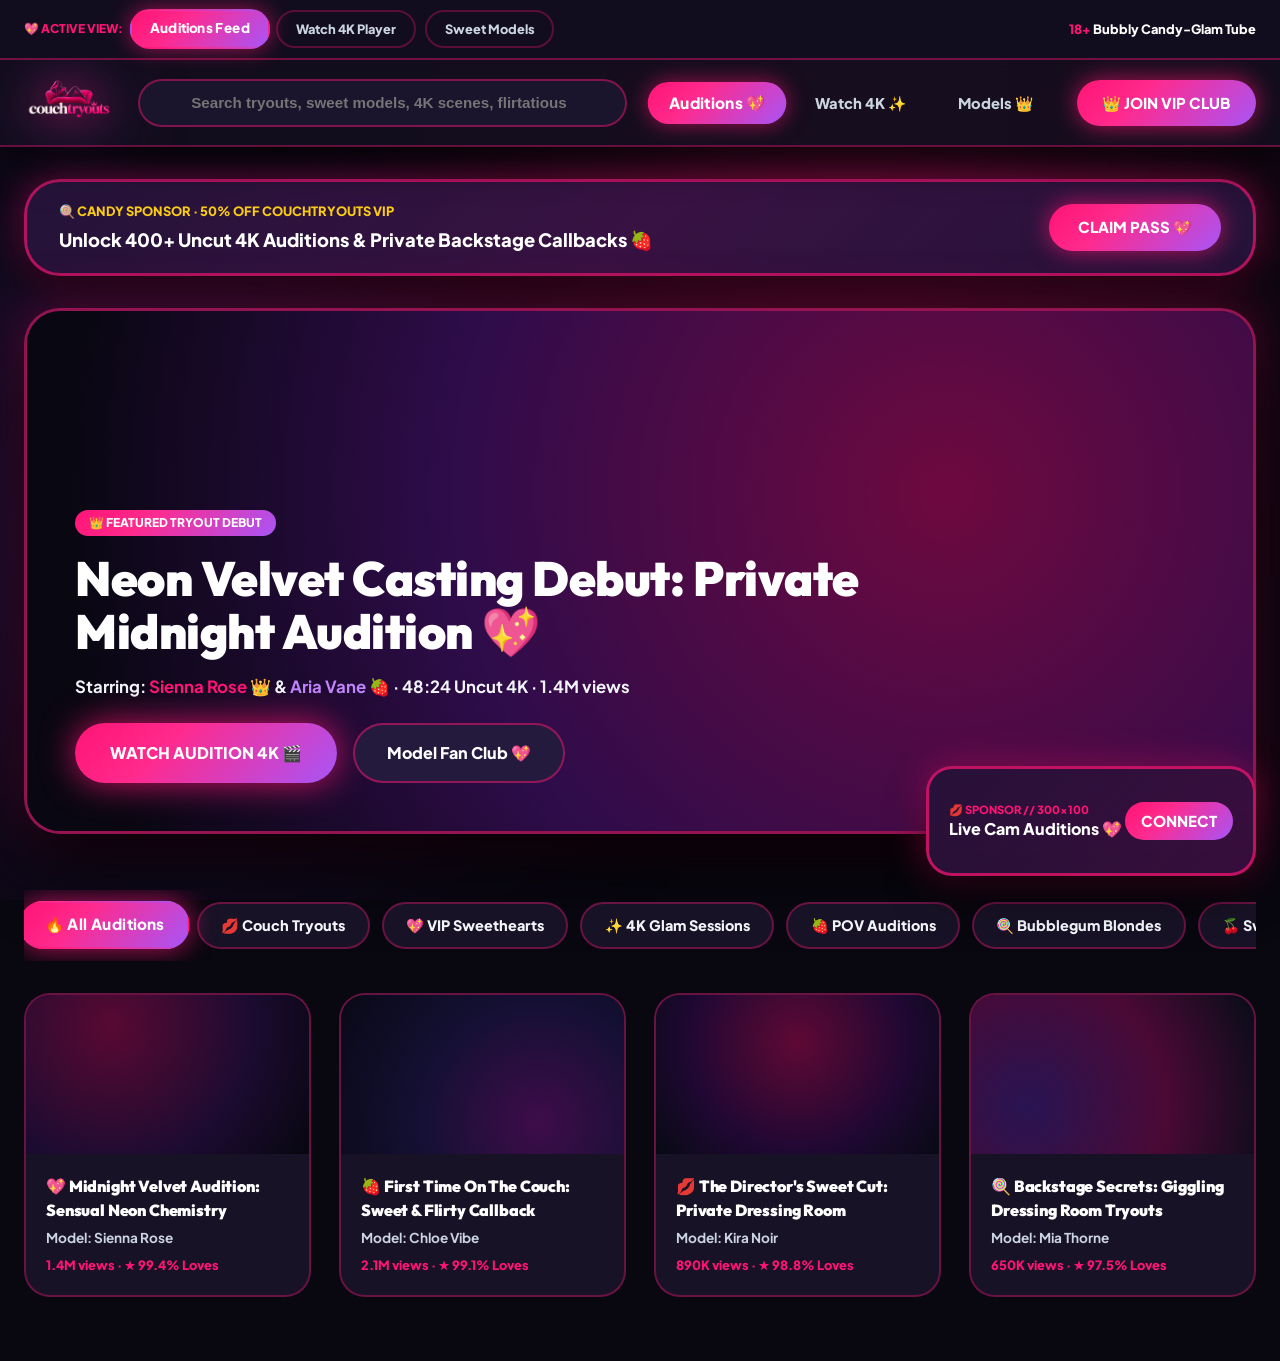
<file: public/couchtryouts-theme.html>
<!DOCTYPE html>
<html lang="en">
<head>
  <meta charset="UTF-8">
  <meta name="viewport" content="width=device-width, initial-scale=1.0">
  <title>Couchtryouts — Fun Bubbly 18+ Streaming Platform</title>
  <meta name="description" content="Fun, bubbly, high-energy adult streaming theme with candy-neon gradients, plump rounded cards, and glamorous after-dark vibes.">
  
  <!-- Google Fonts: Outfit (Display & Headings) + Plus Jakarta Sans (Body) + JetBrains Mono (Numbers) -->
  <link rel="preconnect" href="https://fonts.googleapis.com">
  <link rel="preconnect" href="https://fonts.gstatic.com" crossorigin>
  <link href="https://fonts.googleapis.com/css2?family=JetBrains+Mono:wght@400;500;600;700&family=Outfit:wght@400;500;600;700;800;900&family=Plus+Jakarta+Sans:wght@400;500;600;700;800&display=swap" rel="stylesheet">

  <style>
    /* ==========================================================================
       1. CSS CUSTOM PROPERTIES (BUBBLY CANDY-NEON PALETTE)
       ========================================================================== */
    :root {
      /* Backgrounds (Velvet Midnight with Magenta Tones) */
      --ct-bg-base: #090710;
      --ct-bg-surface: #130f1f;
      --ct-bg-surface-elevated: #1a152b;
      --ct-bg-surface-card: #181226;
      --ct-bg-surface-hover: #261c3d;
      
      /* Glassmorphism Surfaces */
      --ct-bg-glass: rgba(19, 15, 31, 0.9);
      --ct-bg-glass-card: rgba(24, 18, 38, 0.85);
      --ct-backdrop-blur: blur(24px);
      
      /* Fun Candy-Neon Accents */
      --ct-neon-pink: #ff1475;
      --ct-candy-bubblegum: #ff2a8d;
      --ct-neon-violet: #9333ea;
      --ct-candy-purple: #a855f7;
      --ct-neon-cyan: #06b6d4;
      --ct-candy-gold: #facc15;
      
      /* Bubbly Gradients */
      --ct-gradient-candy: linear-gradient(135deg, #ff1475 0%, #ff2a8d 35%, #a855f7 100%);
      --ct-gradient-bubblegum: linear-gradient(135deg, #ff3399 0%, #ff5277 50%, #f43f5e 100%);
      
      /* Typography */
      --ct-text-primary: #ffffff;
      --ct-text-secondary: #f1f5f9;
      --ct-text-muted: #cbd5e1;
      
      /* Plump Bubbly Radii */
      --ct-radius-sm: 12px;
      --ct-radius-md: 18px;
      --ct-radius-lg: 26px;
      --ct-radius-xl: 36px;
      --ct-radius-full: 9999px;
      
      /* Bouncy Transitions */
      --ct-transition-spring: 300ms cubic-bezier(0.34, 1.56, 0.64, 1);
      --ct-shadow-bubble: 0 18px 45px -8px rgba(0, 0, 0, 0.85), 0 0 35px rgba(255, 20, 117, 0.45);
    }

    *, *::before, *::after {
      box-sizing: border-box;
      margin: 0;
      padding: 0;
    }

    body {
      background-color: var(--ct-bg-base);
      color: var(--ct-text-primary);
      font-family: 'Plus Jakarta Sans', system-ui, sans-serif;
      font-size: 15px;
      line-height: 1.5;
      min-height: 100vh;
      overflow-x: hidden;
      -webkit-font-smoothing: antialiased;
    }

    h1, h2, h3, h4, h5, h6 {
      font-family: 'Outfit', sans-serif;
      font-weight: 900;
      letter-spacing: -0.01em;
      color: var(--ct-text-primary);
    }

    .ct-tabular {
      font-family: 'JetBrains Mono', monospace;
      font-variant-numeric: tabular-nums;
    }

    a { color: inherit; text-decoration: none; }
    button { background: none; border: none; font: inherit; cursor: pointer; color: inherit; }

    /* Custom Bubbly Scrollbar */
    ::-webkit-scrollbar { width: 11px; }
    ::-webkit-scrollbar-track { background: #090710; }
    ::-webkit-scrollbar-thumb {
      background: linear-gradient(180deg, #ff1475 0%, #9333ea 100%);
      border-radius: 9999px;
      border: 2px solid #090710;
    }

    /* Ambient Floating Bubble Glows */
    .ct-ambient-glow {
      position: fixed;
      inset: 0;
      pointer-events: none;
      overflow: hidden;
      z-index: 0;
    }
    .ct-bubble-orb {
      position: absolute;
      border-radius: 50%;
      filter: blur(140px);
      opacity: 0.25;
      animation: ct-bob 8s ease-in-out infinite alternate;
    }
    @keyframes ct-bob {
      0% { transform: translateY(0px) scale(1); }
      100% { transform: translateY(35px) scale(1.08); }
    }

    .ct-container {
      max-width: 1440px;
      margin: 0 auto;
      padding: 0 1.5rem;
      position: relative;
      z-index: 1;
    }

    /* Plump Bubbly Button */
    .ct-bubble-btn {
      border-radius: var(--ct-radius-full);
      transition: transform var(--ct-transition-spring), box-shadow var(--ct-transition-spring);
    }
    .ct-bubble-btn:hover {
      transform: translateY(-3px) scale(1.05);
    }
    .ct-bubble-btn:active {
      transform: translateY(1px) scale(0.96);
    }

    /* Plump Bubbly Card */
    .ct-bubbly-card {
      border-radius: var(--ct-radius-xl);
      transition: transform var(--ct-transition-spring), border-color var(--ct-transition-spring), box-shadow var(--ct-transition-spring);
    }
    .ct-bubbly-card:hover {
      transform: translateY(-8px) scale(1.025);
      box-shadow: var(--ct-shadow-bubble);
      border-color: var(--ct-neon-pink);
    }

    /* Demo View Switcher Bar */
    .ct-demo-bar {
      background: #120d1e;
      border-bottom: 2px solid rgba(255, 20, 117, 0.4);
      padding: 0.65rem 1.5rem;
      display: flex;
      align-items: center;
      justify-content: space-between;
      position: sticky;
      top: 0;
      z-index: 100;
      font-size: 0.8rem;
    }
    .ct-demo-tab-btn {
      padding: 0.45rem 1.1rem;
      border-radius: var(--ct-radius-full);
      font-size: 0.8rem;
      font-weight: 900;
      color: var(--ct-text-muted);
      border: 2px solid rgba(255, 20, 117, 0.3);
      transition: all var(--ct-transition-spring);
    }
    .ct-demo-tab-btn.active, .ct-demo-tab-btn:hover {
      color: #fff;
      background: var(--ct-gradient-candy);
      border-color: transparent;
      box-shadow: 0 0 20px rgba(255, 20, 117, 0.6);
      transform: scale(1.05);
    }

    /* HEADER */
    .ct-header {
      background: var(--ct-bg-glass);
      backdrop-filter: var(--ct-backdrop-blur);
      border-bottom: 2px solid rgba(255, 20, 117, 0.35);
      position: sticky;
      top: 45px;
      z-index: 90;
      box-shadow: 0 10px 40px rgba(0,0,0,0.85);
    }
    .ct-header-inner {
      display: flex;
      align-items: center;
      justify-content: space-between;
      gap: 1.5rem;
      height: 85px;
    }
    .ct-brand-logo {
      height: 60px;
      width: auto;
      object-fit: contain;
      filter: drop-shadow(0 0 20px rgba(255, 20, 117, 0.8)) drop-shadow(0 0 40px rgba(168, 85, 247, 0.5));
      transition: transform var(--ct-transition-spring);
    }
    .ct-brand-logo:hover {
      transform: scale(1.08);
    }

    /* Plump Search Bar */
    .ct-search-box {
      flex: 1;
      max-width: 580px;
      position: relative;
    }
    .ct-search-input {
      width: 100%;
      background: #1a142c;
      border: 2px solid rgba(255, 20, 117, 0.45);
      border-radius: var(--ct-radius-full);
      padding: 0.85rem 3.5rem 0.85rem 3.2rem;
      color: #fff;
      font-size: 0.95rem;
      font-weight: 600;
      outline: none;
      transition: all 0.3s;
    }
    .ct-search-input:focus {
      background: #23193c;
      border-color: var(--ct-neon-pink);
      box-shadow: 0 0 0 3px rgba(255, 20, 117, 0.35), 0 0 30px rgba(255, 20, 117, 0.5);
    }
    .ct-search-icon {
      position: absolute;
      left: 1.25rem;
      top: 50%;
      transform: translateY(-50%);
      color: var(--ct-neon-pink);
      pointer-events: none;
    }

    /* Plump Nav Pills */
    .ct-nav-links {
      display: flex;
      align-items: center;
      gap: 0.75rem;
    }
    .ct-nav-pill {
      font-size: 0.92rem;
      font-weight: 800;
      color: #cbd5e1;
      padding: 0.55rem 1.25rem;
      border-radius: var(--ct-radius-full);
      transition: all var(--ct-transition-spring);
    }
    .ct-nav-pill:hover, .ct-nav-pill.active {
      color: #fff;
      background: var(--ct-gradient-candy);
      box-shadow: 0 0 20px rgba(255, 20, 117, 0.6);
      transform: scale(1.05);
    }

    /* Top Ad Slot (728x90) */
    .ct-ad-slot-top {
      background: linear-gradient(135deg, #241338 0%, #381242 50%, #241338 100%);
      border: 3px solid rgba(255, 20, 117, 0.65);
      border-radius: var(--ct-radius-xl);
      padding: 1.25rem 2rem;
      display: flex;
      align-items: center;
      justify-content: space-between;
      margin: 2rem auto;
      box-shadow: var(--ct-shadow-bubble);
    }

    /* Bubbly Category Chips */
    .ct-category-row {
      display: flex;
      gap: 0.75rem;
      overflow-x: auto;
      padding: 0.75rem 0;
      margin-bottom: 2rem;
      scrollbar-width: none;
    }
    .ct-category-chip {
      padding: 0.65rem 1.4rem;
      border-radius: var(--ct-radius-full);
      font-size: 0.9rem;
      font-weight: 800;
      color: #f1f5f9;
      background: #181226;
      border: 2px solid rgba(255, 20, 117, 0.35);
      white-space: nowrap;
      cursor: pointer;
      transition: all var(--ct-transition-spring);
    }
    .ct-category-chip.active, .ct-category-chip:hover {
      background: var(--ct-gradient-candy);
      border-color: transparent;
      color: #fff;
      transform: scale(1.06);
      box-shadow: 0 0 25px rgba(255, 20, 117, 0.7);
    }

    /* Hero Card */
    .ct-hero-card {
      border-radius: var(--ct-radius-xl);
      overflow: hidden;
      border: 3px solid rgba(255, 20, 117, 0.55);
      background: #171128;
      box-shadow: 0 30px 75px rgba(0,0,0,0.95), 0 0 50px rgba(255, 20, 117, 0.35);
      margin-bottom: 3.5rem;
    }
    .ct-hero-media {
      height: 520px;
      position: relative;
      display: flex;
      align-items: flex-end;
      padding: 3rem;
      background: radial-gradient(circle at 75% 35%, #6e0940 0%, #2f0c4a 50%, #090712 90%);
    }

    /* Video Grid (4 cols) */
    .ct-video-grid {
      display: grid;
      grid-template-columns: repeat(4, 1fr);
      gap: 1.75rem;
      margin-bottom: 4rem;
    }
    .ct-video-card {
      background: #181226;
      border: 2px solid rgba(255, 20, 117, 0.35);
      border-radius: var(--ct-radius-lg);
      overflow: hidden;
      display: flex;
      flex-direction: column;
      cursor: pointer;
      transition: all var(--ct-transition-spring);
    }
    .ct-video-card:hover {
      transform: translateY(-8px) scale(1.03);
      border-color: var(--ct-neon-pink);
      box-shadow: var(--ct-shadow-bubble);
    }
    .ct-card-thumb {
      width: 100%;
      padding-top: 56.25%;
      position: relative;
    }

    /* Video Watch 16:9 Player */
    .ct-player-frame {
      position: relative;
      width: 100%;
      padding-top: 56.25%;
      background: #000;
      border-radius: var(--ct-radius-xl);
      overflow: hidden;
      border: 3px solid rgba(255, 20, 117, 0.65);
      box-shadow: 0 30px 75px rgba(0,0,0,0.95);
    }
    .ct-player-inner {
      position: absolute;
      inset: 0;
      display: flex;
      flex-direction: column;
      justify-content: space-between;
      background: radial-gradient(circle at 50% 40%, #540a38 0%, #1e0a32 55%, #040308 100%);
    }

    /* Sticky Ads */
    .ct-sticky-desktop {
      position: fixed;
      bottom: 24px;
      right: 24px;
      width: 330px;
      height: 110px;
      background: linear-gradient(135deg, rgba(38, 18, 56, 0.95) 0%, rgba(58, 14, 62, 0.95) 100%);
      border: 3px solid rgba(255, 20, 117, 0.7);
      border-radius: var(--ct-radius-lg);
      box-shadow: var(--ct-shadow-bubble);
      z-index: 80;
      display: flex;
      align-items: center;
      justify-content: space-between;
      padding: 1.25rem;
      backdrop-filter: blur(16px);
    }

    @media (max-width: 1100px) {
      .ct-video-grid { grid-template-columns: repeat(2, 1fr); }
    }
    @media (max-width: 640px) {
      .ct-video-grid { grid-template-columns: 1fr; }
      .ct-nav-links { display: none; }
      .ct-sticky-desktop { display: none; }
    }
  </style>
</head>
<body>

  <div class="ct-ambient-glow">
    <div class="ct-bubble-orb" style="width: 600px; height: 600px; background: #ff1475; top: -200px; right: 10%;"></div>
    <div class="ct-bubble-orb" style="width: 550px; height: 550px; background: #9333ea; bottom: 10%; left: -100px; animation-delay: -4s;"></div>
  </div>

  <!-- BUBBLY DEMO CONTROLLER STRIP -->
  <div class="ct-demo-bar">
    <div style="display: flex; gap: 0.6rem; align-items: center;">
      <span style="color: #ff1475; font-weight: 900; font-size: 0.75rem;">💖 ACTIVE VIEW:</span>
      <button class="ct-demo-tab-btn active" onclick="switchThemeView('home', this)">Auditions Feed</button>
      <button class="ct-demo-tab-btn" onclick="switchThemeView('watch', this)">Watch 4K Player</button>
      <button class="ct-demo-tab-btn" onclick="switchThemeView('model', this)">Sweet Models</button>
    </div>
    <div style="font-weight: 800; color: #fff;">
      <span style="color: #ff1475;">18+</span> Bubbly Candy-Glam Tube
    </div>
  </div>

  <!-- HEADER -->
  <header class="ct-header">
    <div class="ct-container ct-header-inner">
      <a href="#home" onclick="switchThemeView('home')">
        <img src="/public/assets/aistudio/couchtryouts_transparent_d61e44ce.png" alt="Couchtryouts" class="ct-brand-logo">
      </a>

      <div class="ct-search-box">
        <input type="text" class="ct-search-input" placeholder="Search tryouts, sweet models, 4K scenes, flirtatious callbacks...">
      </div>

      <nav class="ct-nav-links">
        <button class="ct-nav-pill active" onclick="switchThemeView('home')">Auditions 💖</button>
        <button class="ct-nav-pill" onclick="switchThemeView('watch')">Watch 4K ✨</button>
        <button class="ct-nav-pill" onclick="switchThemeView('model')">Models 👑</button>
      </nav>

      <button class="ct-bubble-btn" onclick="switchThemeView('watch')" style="padding: 0.75rem 1.6rem; background: var(--ct-gradient-candy); color: #fff; font-weight: 900; box-shadow: 0 0 25px rgba(255,20,117,0.7);">
        👑 JOIN VIP CLUB
      </button>
    </div>
  </header>

  <!-- TOP AD -->
  <div class="ct-container">
    <div class="ct-ad-slot-top">
      <div>
        <div style="color: #facc15; font-size: 0.8rem; font-weight: 900; text-transform: uppercase;">
          🍭 CANDY SPONSOR · 50% OFF COUCHTRYOUTS VIP
        </div>
        <div style="font-size: 1.15rem; font-weight: 900; color: #fff; margin-top: 4px;">
          Unlock 400+ Uncut 4K Auditions & Private Backstage Callbacks 🍓
        </div>
      </div>
      <button class="ct-bubble-btn" style="padding: 0.75rem 1.8rem; background: var(--ct-gradient-candy); color: #fff; font-weight: 900; box-shadow: 0 0 25px rgba(255,20,117,0.7);">
        CLAIM PASS 💖
      </button>
    </div>
  </div>

  <!-- MAIN -->
  <main class="ct-container">
    <!-- VIEW 1: HOME -->
    <div id="view-home">
      <!-- Hero -->
      <section class="ct-hero-card">
        <div class="ct-hero-media">
          <div style="max-width: 800px;">
            <div style="background: var(--ct-gradient-candy); padding: 4px 14px; border-radius: 9999px; display: inline-block; font-size: 0.75rem; font-weight: 900; margin-bottom: 1rem;">
              👑 FEATURED TRYOUT DEBUT
            </div>
            <h1 style="font-size: 3rem; line-height: 1.1; margin-bottom: 1rem;">
              Neon Velvet Casting Debut: Private Midnight Audition 💖
            </h1>
            <p style="font-size: 1.05rem; font-weight: 700; color: #f1f5f9; margin-bottom: 1.5rem;">
              Starring: <strong style="color: #ff1475;">Sienna Rose 👑</strong> & <strong style="color: #c084fc;">Aria Vane 🍓</strong> · 48:24 Uncut 4K · 1.4M views
            </p>
            <div style="display: flex; gap: 1rem;">
              <button class="ct-bubble-btn" onclick="switchThemeView('watch')" style="padding: 1rem 2.2rem; background: var(--ct-gradient-candy); color: #fff; font-weight: 900; font-size: 1rem; box-shadow: 0 0 35px rgba(255,20,117,0.8);">
                WATCH AUDITION 4K 🎬
              </button>
              <button class="ct-bubble-btn" onclick="switchThemeView('model')" style="padding: 1rem 2rem; background: #241a3d; border: 2px solid rgba(255,20,117,0.5); color: #fff; font-weight: 800; font-size: 1rem;">
                Model Fan Club 💖
              </button>
            </div>
          </div>
        </div>
      </section>

      <!-- Category Chips -->
      <div class="ct-category-row">
        <button class="ct-category-chip active">🔥 All Auditions</button>
        <button class="ct-category-chip">💋 Couch Tryouts</button>
        <button class="ct-category-chip">💖 VIP Sweethearts</button>
        <button class="ct-category-chip">✨ 4K Glam Sessions</button>
        <button class="ct-category-chip">🍓 POV Auditions</button>
        <button class="ct-category-chip">🍭 Bubblegum Blondes</button>
        <button class="ct-category-chip">🍒 Sweet Brunettes</button>
      </div>

      <!-- Video Grid -->
      <div class="ct-video-grid">
        <article class="ct-video-card" onclick="switchThemeView('watch')">
          <div class="ct-card-thumb" style="background: radial-gradient(circle at 30% 20%, #580932 0%, #1c0b31 60%, #07070f 100%);"></div>
          <div style="padding: 1.25rem;">
            <h3 style="font-size: 1rem; font-weight: 900;">💖 Midnight Velvet Audition: Sensual Neon Chemistry</h3>
            <div style="color: #cbd5e1; font-size: 0.85rem; margin-top: 6px; font-weight: 700;">Model: Sienna Rose</div>
            <div style="color: #ff1475; font-size: 0.8rem; font-weight: 800; margin-top: 8px;">1.4M views · ★ 99.4% Loves</div>
          </div>
        </article>

        <article class="ct-video-card" onclick="switchThemeView('watch')">
          <div class="ct-card-thumb" style="background: radial-gradient(circle at 70% 80%, #3e0c4a 0%, #151034 50%, #080916 100%);"></div>
          <div style="padding: 1.25rem;">
            <h3 style="font-size: 1rem; font-weight: 900;">🍓 First Time On The Couch: Sweet & Flirty Callback</h3>
            <div style="color: #cbd5e1; font-size: 0.85rem; margin-top: 6px; font-weight: 700;">Model: Chloe Vibe</div>
            <div style="color: #ff1475; font-size: 0.8rem; font-weight: 800; margin-top: 8px;">2.1M views · ★ 99.1% Loves</div>
          </div>
        </article>

        <article class="ct-video-card" onclick="switchThemeView('watch')">
          <div class="ct-card-thumb" style="background: radial-gradient(circle at 50% 30%, #5e0934 0%, #200833 60%, #070a14 100%);"></div>
          <div style="padding: 1.25rem;">
            <h3 style="font-size: 1rem; font-weight: 900;">💋 The Director's Sweet Cut: Private Dressing Room</h3>
            <div style="color: #cbd5e1; font-size: 0.85rem; margin-top: 6px; font-weight: 700;">Model: Kira Noir</div>
            <div style="color: #ff1475; font-size: 0.8rem; font-weight: 800; margin-top: 8px;">890K views · ★ 98.8% Loves</div>
          </div>
        </article>

        <article class="ct-video-card" onclick="switchThemeView('watch')">
          <div class="ct-card-thumb" style="background: radial-gradient(circle at 20% 70%, #281452 0%, #4a0935 55%, #070d18 100%);"></div>
          <div style="padding: 1.25rem;">
            <h3 style="font-size: 1rem; font-weight: 900;">🍭 Backstage Secrets: Giggling Dressing Room Tryouts</h3>
            <div style="color: #cbd5e1; font-size: 0.85rem; margin-top: 6px; font-weight: 700;">Model: Mia Thorne</div>
            <div style="color: #ff1475; font-size: 0.8rem; font-weight: 800; margin-top: 8px;">650K views · ★ 97.5% Loves</div>
          </div>
        </article>
      </div>
    </div>

    <!-- VIEW 2: WATCH -->
    <div id="view-watch" style="display: none;">
      <div style="display: grid; grid-template-columns: 1fr 360px; gap: 2rem; margin-bottom: 4rem;">
        <div>
          <div class="ct-player-frame">
            <div class="ct-player-inner">
              <div style="padding: 1.5rem; display: flex; justify-content: space-between;">
                <span style="background: rgba(0,0,0,0.6); padding: 6px 14px; border-radius: 9999px; font-size: 0.85rem; font-weight: 800; border: 2px solid rgba(255,20,117,0.5);">
                  COUCHTRYOUTS ORIGINAL · 4K UHD 60FPS
                </span>
                <span style="background: var(--ct-gradient-candy); padding: 6px 14px; border-radius: 9999px; font-size: 0.85rem; font-weight: 900;">
                  100% UNCUT 🎬
                </span>
              </div>
              <div style="text-align: center;">
                <button class="ct-bubble-btn" style="width: 90px; height: 90px; background: var(--ct-gradient-candy); border-radius: 50%; color: #fff; font-size: 2.5rem; box-shadow: 0 0 45px #ff1475;">
                  ▶
                </button>
              </div>
              <div style="padding: 1.5rem; background: linear-gradient(180deg, transparent 0%, rgba(9,7,16,0.95) 100%);">
                <div style="height: 10px; background: rgba(255,255,255,0.2); border-radius: 9999px; position: relative;">
                  <div style="width: 44%; height: 100%; background: var(--ct-gradient-candy); border-radius: 9999px;"></div>
                </div>
              </div>
            </div>
          </div>
          <h1 style="font-size: 2.2rem; margin-top: 1.5rem;">🔥 Private Couch Audition: Sensual Neon Chemistry (Uncut 4K) ✨</h1>
        </div>

        <div>
          <div style="background: #181226; border: 2px solid rgba(255,20,117,0.4); border-radius: 28px; padding: 1.75rem;">
            <h3 style="font-size: 1.15rem; font-weight: 900; margin-bottom: 1rem;">Scene Specifications 🎬</h3>
            <p style="padding: 0.5rem 0; border-bottom: 1px dashed rgba(255,255,255,0.1); display: flex; justify-content: space-between;">
              <span>Resolution:</span> <strong style="color: #06b6d4;">4K UHD 60FPS</strong>
            </p>
            <p style="padding: 0.5rem 0; border-bottom: 1px dashed rgba(255,255,255,0.1); display: flex; justify-content: space-between;">
              <span>Audio:</span> <strong>Dolby Atmos 5.1</strong>
            </p>
            <p style="padding: 0.5rem 0; display: flex; justify-content: space-between;">
              <span>Compliance:</span> <strong style="color: #10b981;">18 U.S.C. 2257 Verified</strong>
            </p>
          </div>
        </div>
      </div>
    </div>

    <!-- VIEW 3: MODEL -->
    <div id="view-model" style="display: none;">
      <section style="background: #181226; border: 3px solid rgba(255,20,117,0.5); border-radius: 36px; padding: 3rem; margin-bottom: 4rem;">
        <div style="display: flex; align-items: center; gap: 2rem;">
          <div style="width: 140px; height: 140px; border-radius: 50%; background: var(--ct-gradient-candy); padding: 4px; box-shadow: 0 0 45px rgba(255,20,117,0.8);">
            <div style="width: 100%; height: 100%; border-radius: 50%; background: #090710; display: flex; align-items: center; justify-content: center; font-size: 3rem; font-weight: 900;">
              SR
            </div>
          </div>
          <div>
            <h1 style="font-size: 2.8rem;">Sienna Rose 👑</h1>
            <p style="color: #ff1475; font-weight: 800;">@siennarose · Exclusive Couchtryouts Headliner 💖</p>
            <p style="margin-top: 0.5rem; color: #cbd5e1; max-width: 600px;">
              Award-winning performer and exclusive contract lead. Known for intense unscripted chemistry, raw auditions, and midnight premieres.
            </p>
          </div>
        </div>
      </section>
    </div>
  </main>

  <!-- STICKY AD -->
  <aside class="ct-sticky-desktop">
    <div>
      <div style="font-size: 0.7rem; font-weight: 900; color: #ff1475;">💋 SPONSOR // 300x100</div>
      <div style="font-size: 1rem; font-weight: 900; color: #fff;">Live Cam Auditions 💖</div>
    </div>
    <button class="ct-bubble-btn" style="padding: 0.5rem 1rem; background: var(--ct-gradient-candy); color: #fff; font-weight: 900;">
      CONNECT
    </button>
  </aside>

  <script>
    function switchThemeView(viewName, tabEl) {
      document.getElementById('view-home').style.display = (viewName === 'home') ? 'block' : 'none';
      document.getElementById('view-watch').style.display = (viewName === 'watch') ? 'block' : 'none';
      document.getElementById('view-model').style.display = (viewName === 'model') ? 'block' : 'none';
      if (tabEl) {
        document.querySelectorAll('.ct-demo-tab-btn').forEach(btn => btn.classList.remove('active'));
        tabEl.classList.add('active');
      }
      window.scrollTo({ top: 0, behavior: 'smooth' });
    }
  </script>
</body>
</html>
</file>
